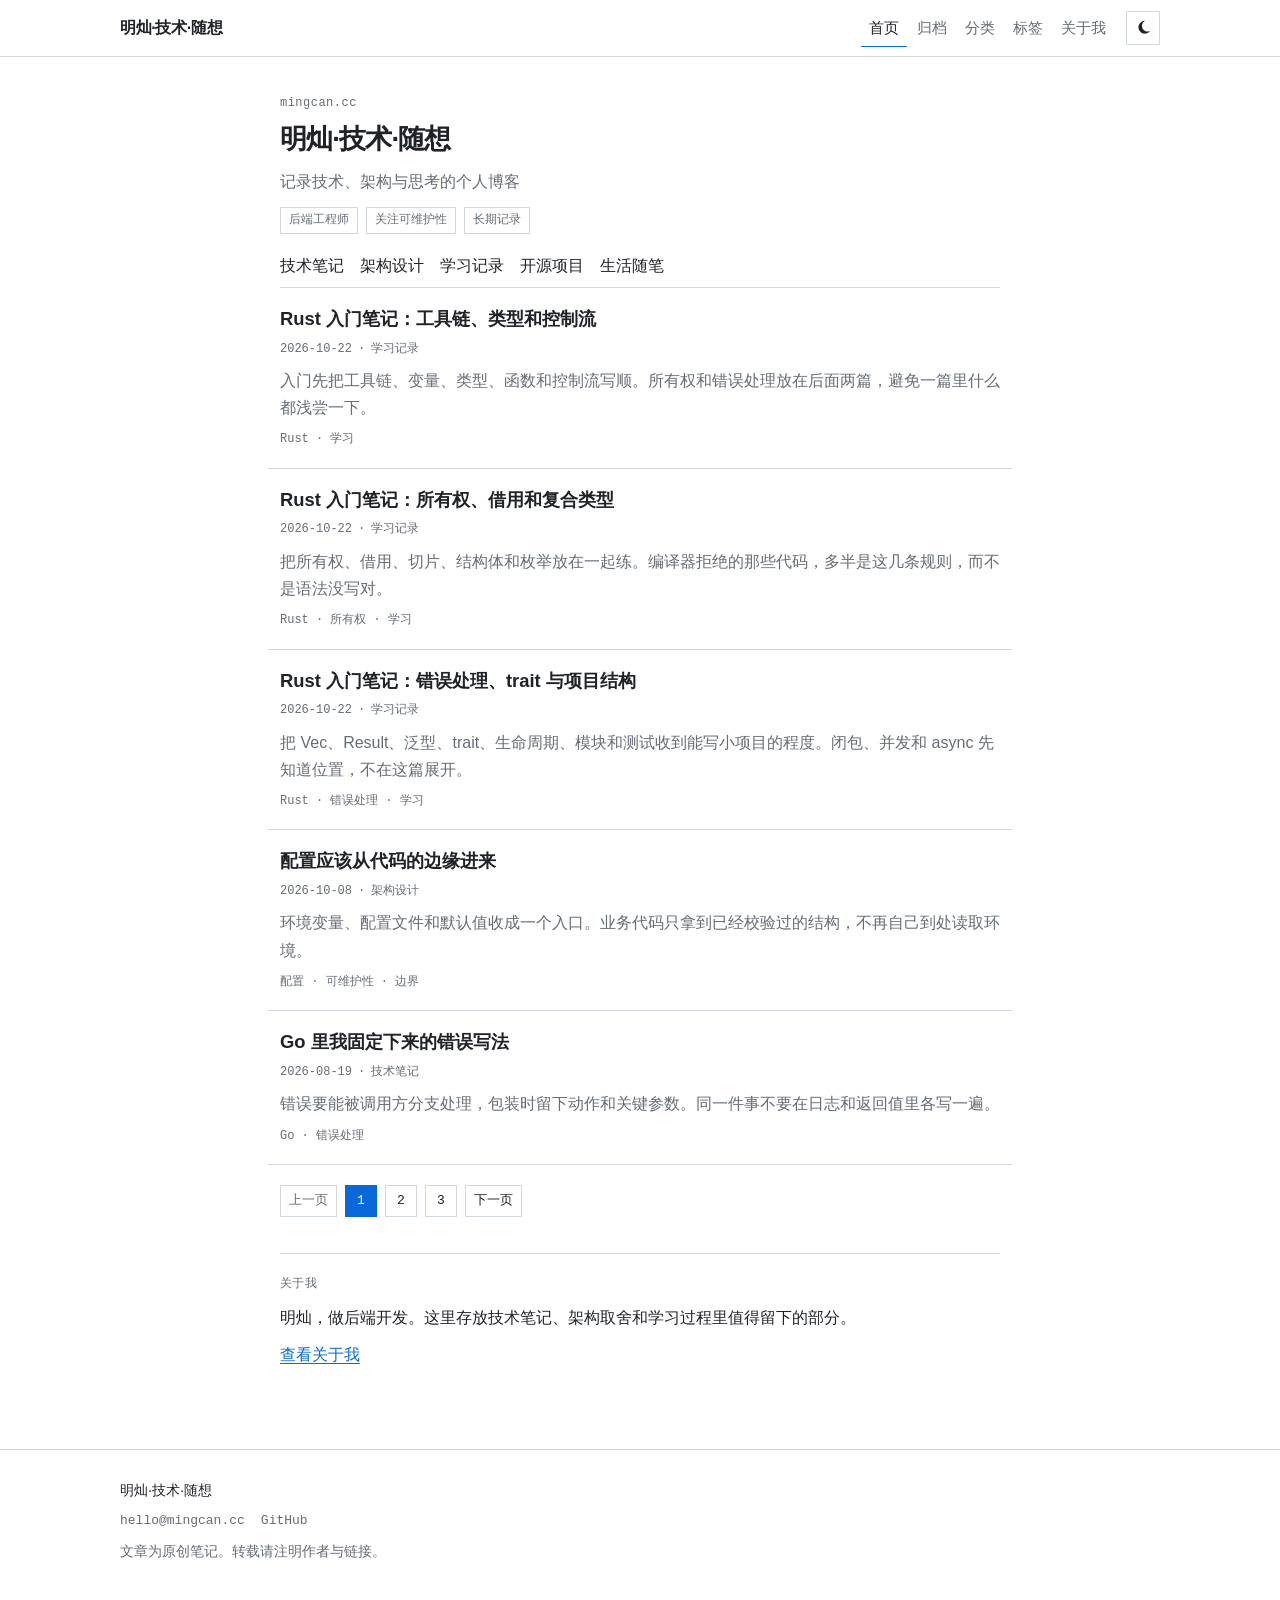
<file: index.html>
<!DOCTYPE html>
<html lang="zh-CN">
<head>
  <meta charset="utf-8">
  <meta name="viewport" content="width=device-width, initial-scale=1">
  <meta name="description" content="明灿的个人技术博客，记录技术笔记、架构思考与学习过程。">
  <meta name="theme-color" id="theme-color" content="#ffffff">
  <title>明灿·技术·随想</title>
  <link rel="icon" href="assets/favicon.svg" type="image/svg+xml">
  <script>
  (function () {
    var theme = "light";
    try {
      var stored = localStorage.getItem("theme");
      if (stored === "light" || stored === "dark") theme = stored;
      else if (window.matchMedia("(prefers-color-scheme: dark)").matches) theme = "dark";
    } catch (e) {}
    document.documentElement.setAttribute("data-theme", theme);
    var meta = document.getElementById("theme-color");
    if (meta) meta.setAttribute("content", theme === "dark" ? "#0D1117" : "#ffffff");
  })();
  </script>
  <link rel="stylesheet" href="css/style.css">
</head>
<body>
  <a class="skip" href="#main">跳到正文</a>
  <div class="header-shell">
    <header class="site-header">
      <a class="brand" href="index.html">明灿·技术·随想</a>
      <button type="button" class="theme-toggle" id="theme-toggle" aria-label="切换为深色主题">
        <svg class="icon-moon" viewBox="0 0 24 24" aria-hidden="true"><path fill="currentColor" d="M14.5 2.5a8.5 8.5 0 1 0 7 13.2A7.2 7.2 0 0 1 14.5 2.5z"/></svg>
        <svg class="icon-sun" viewBox="0 0 24 24" aria-hidden="true"><circle cx="12" cy="12" r="3.5" fill="none" stroke="currentColor" stroke-width="1.6"/><path fill="none" stroke="currentColor" stroke-width="1.6" stroke-linecap="round" d="M12 2.8v2M12 19.2v2M2.8 12h2M19.2 12h2M5.1 5.1l1.4 1.4M17.5 17.5l1.4 1.4M18.9 5.1l-1.4 1.4M6.5 17.5l-1.4 1.4"/></svg>
      </button>
      <input type="checkbox" id="nav-check" class="nav-check" aria-controls="site-nav">
      <label for="nav-check" class="nav-toggle" id="nav-toggle">菜单</label>
      <nav class="site-nav" id="site-nav" aria-label="主导航">
        <a href="index.html" aria-current="page">首页</a>
        <a href="archive.html">归档</a>
        <a href="categories.html">分类</a>
        <a href="tags.html">标签</a>
        <a href="about.html">关于我</a>
      </nav>
    </header>
  </div>
  <main id="main" class="wrap">
    <noscript><p class="noscript">需要启用 JavaScript 才能显示这页内容。</p></noscript>
  </main>
  <div class="footer-shell">
    <footer class="site-footer">
      <p class="footer-name"><a href="index.html">明灿·技术·随想</a></p>
      <p class="footer-links" id="footer-links"></p>
      <p class="footer-note">文章为原创笔记。转载请注明作者与链接。</p>
    </footer>
  </div>
  <script src="js/data.js"></script>
  <script src="js/render.js"></script>
  <script src="js/main.js"></script>
  <script src="js/home.js"></script>
</body>
</html>
</file>
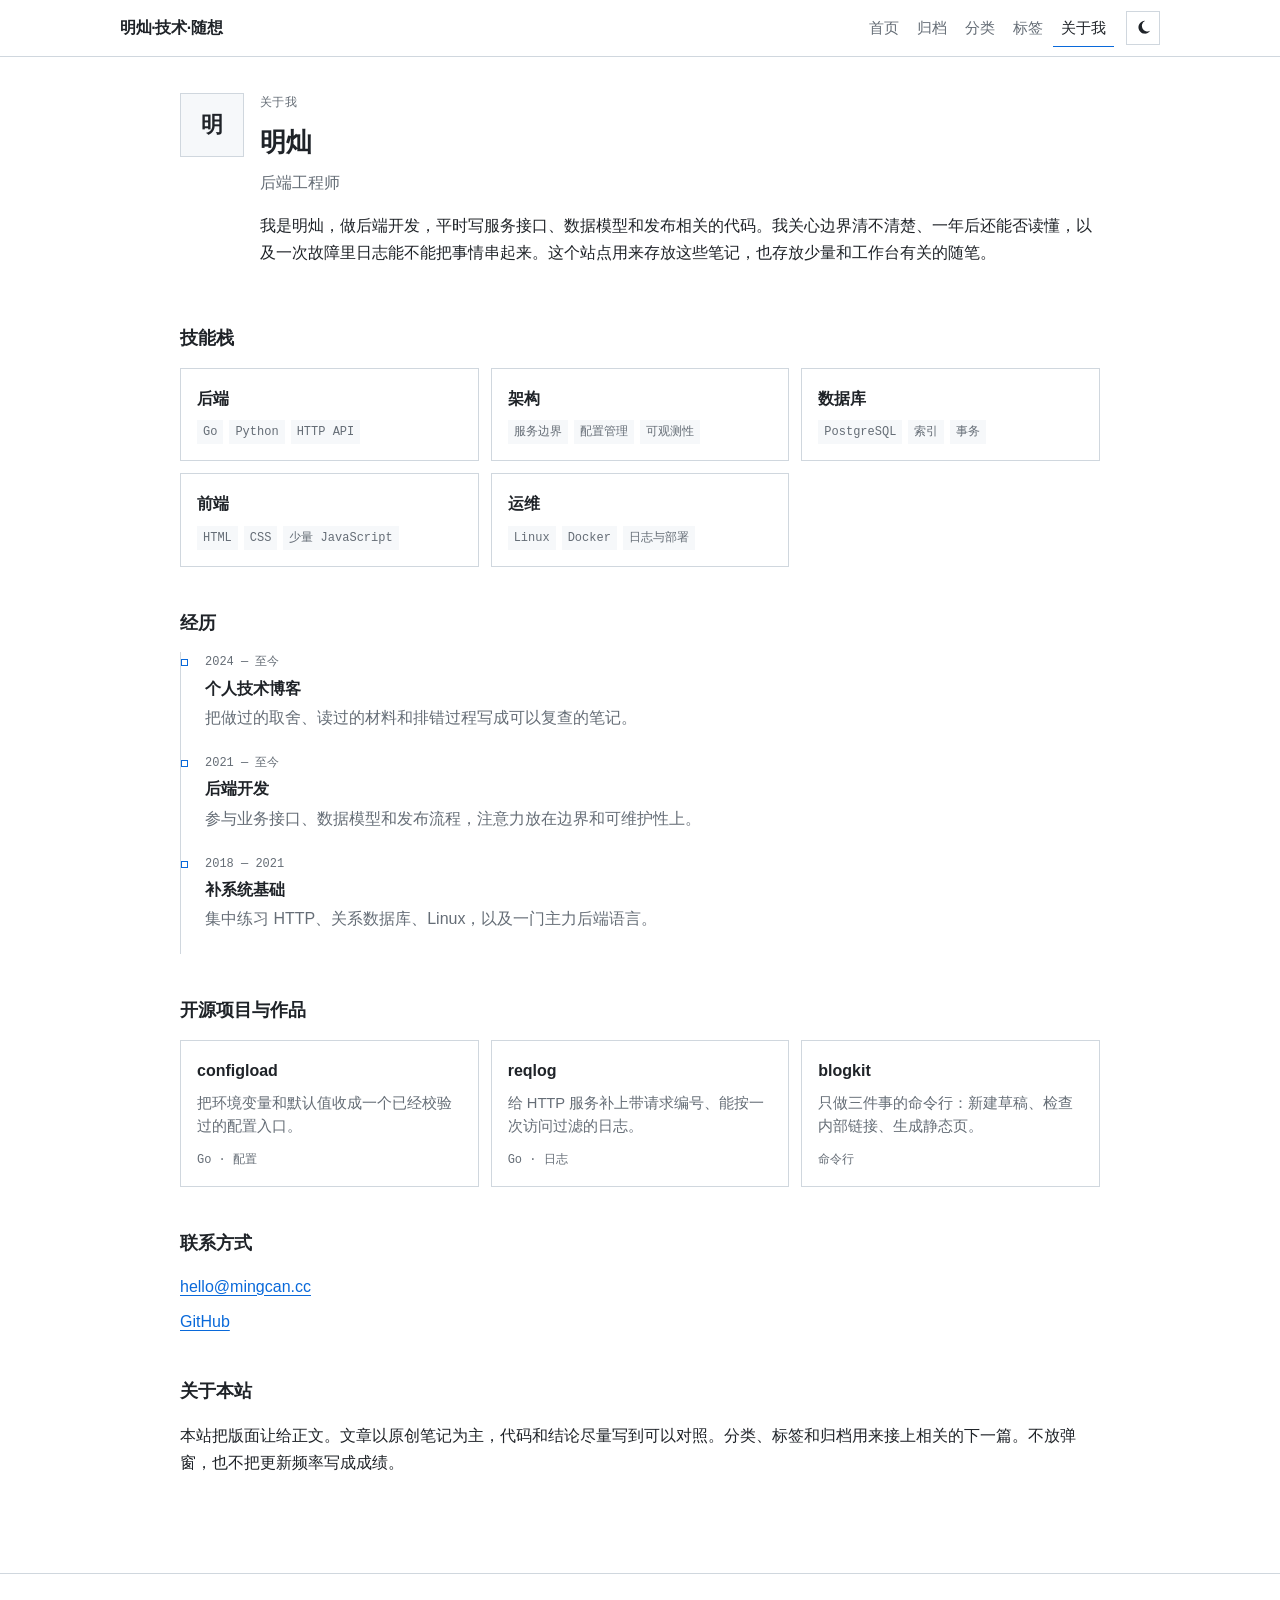
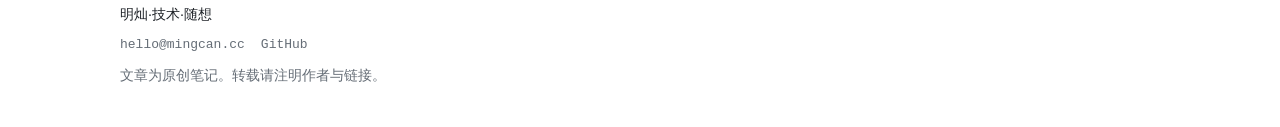
<file: about.html>
<!DOCTYPE html>
<html lang="zh-CN">
<head>
  <meta charset="utf-8">
  <meta name="viewport" content="width=device-width, initial-scale=1">
  <meta name="description" content="明灿的介绍、技能栈、经历、项目与联系方式。">
  <meta name="theme-color" id="theme-color" content="#ffffff">
  <title>关于我 — 明灿·技术·随想</title>
  <link rel="icon" href="assets/favicon.svg" type="image/svg+xml">
  <script>
  (function () {
    var theme = "light";
    try {
      var stored = localStorage.getItem("theme");
      if (stored === "light" || stored === "dark") theme = stored;
      else if (window.matchMedia("(prefers-color-scheme: dark)").matches) theme = "dark";
    } catch (e) {}
    document.documentElement.setAttribute("data-theme", theme);
    var meta = document.getElementById("theme-color");
    if (meta) meta.setAttribute("content", theme === "dark" ? "#0D1117" : "#ffffff");
  })();
  </script>
  <link rel="stylesheet" href="css/style.css">
</head>
<body>
  <a class="skip" href="#main">跳到正文</a>
  <div class="header-shell">
    <header class="site-header">
      <a class="brand" href="index.html">明灿·技术·随想</a>
      <button type="button" class="theme-toggle" id="theme-toggle" aria-label="切换为深色主题">
        <svg class="icon-moon" viewBox="0 0 24 24" aria-hidden="true"><path fill="currentColor" d="M14.5 2.5a8.5 8.5 0 1 0 7 13.2A7.2 7.2 0 0 1 14.5 2.5z"/></svg>
        <svg class="icon-sun" viewBox="0 0 24 24" aria-hidden="true"><circle cx="12" cy="12" r="3.5" fill="none" stroke="currentColor" stroke-width="1.6"/><path fill="none" stroke="currentColor" stroke-width="1.6" stroke-linecap="round" d="M12 2.8v2M12 19.2v2M2.8 12h2M19.2 12h2M5.1 5.1l1.4 1.4M17.5 17.5l1.4 1.4M18.9 5.1l-1.4 1.4M6.5 17.5l-1.4 1.4"/></svg>
      </button>
      <input type="checkbox" id="nav-check" class="nav-check" aria-controls="site-nav">
      <label for="nav-check" class="nav-toggle" id="nav-toggle">菜单</label>
      <nav class="site-nav" id="site-nav" aria-label="主导航">
        <a href="index.html">首页</a>
        <a href="archive.html">归档</a>
        <a href="categories.html">分类</a>
        <a href="tags.html">标签</a>
        <a href="about.html" aria-current="page">关于我</a>
      </nav>
    </header>
  </div>
  <main id="main" class="wrap-wide">
    <noscript><p class="noscript">需要启用 JavaScript 才能显示这页内容。</p></noscript>
  </main>
  <div class="footer-shell">
    <footer class="site-footer">
      <p class="footer-name"><a href="index.html">明灿·技术·随想</a></p>
      <p class="footer-links" id="footer-links"></p>
      <p class="footer-note">文章为原创笔记。转载请注明作者与链接。</p>
    </footer>
  </div>
  <script src="js/data.js"></script>
  <script src="js/render.js"></script>
  <script src="js/main.js"></script>
  <script src="js/about.js"></script>
</body>
</html>
</file>
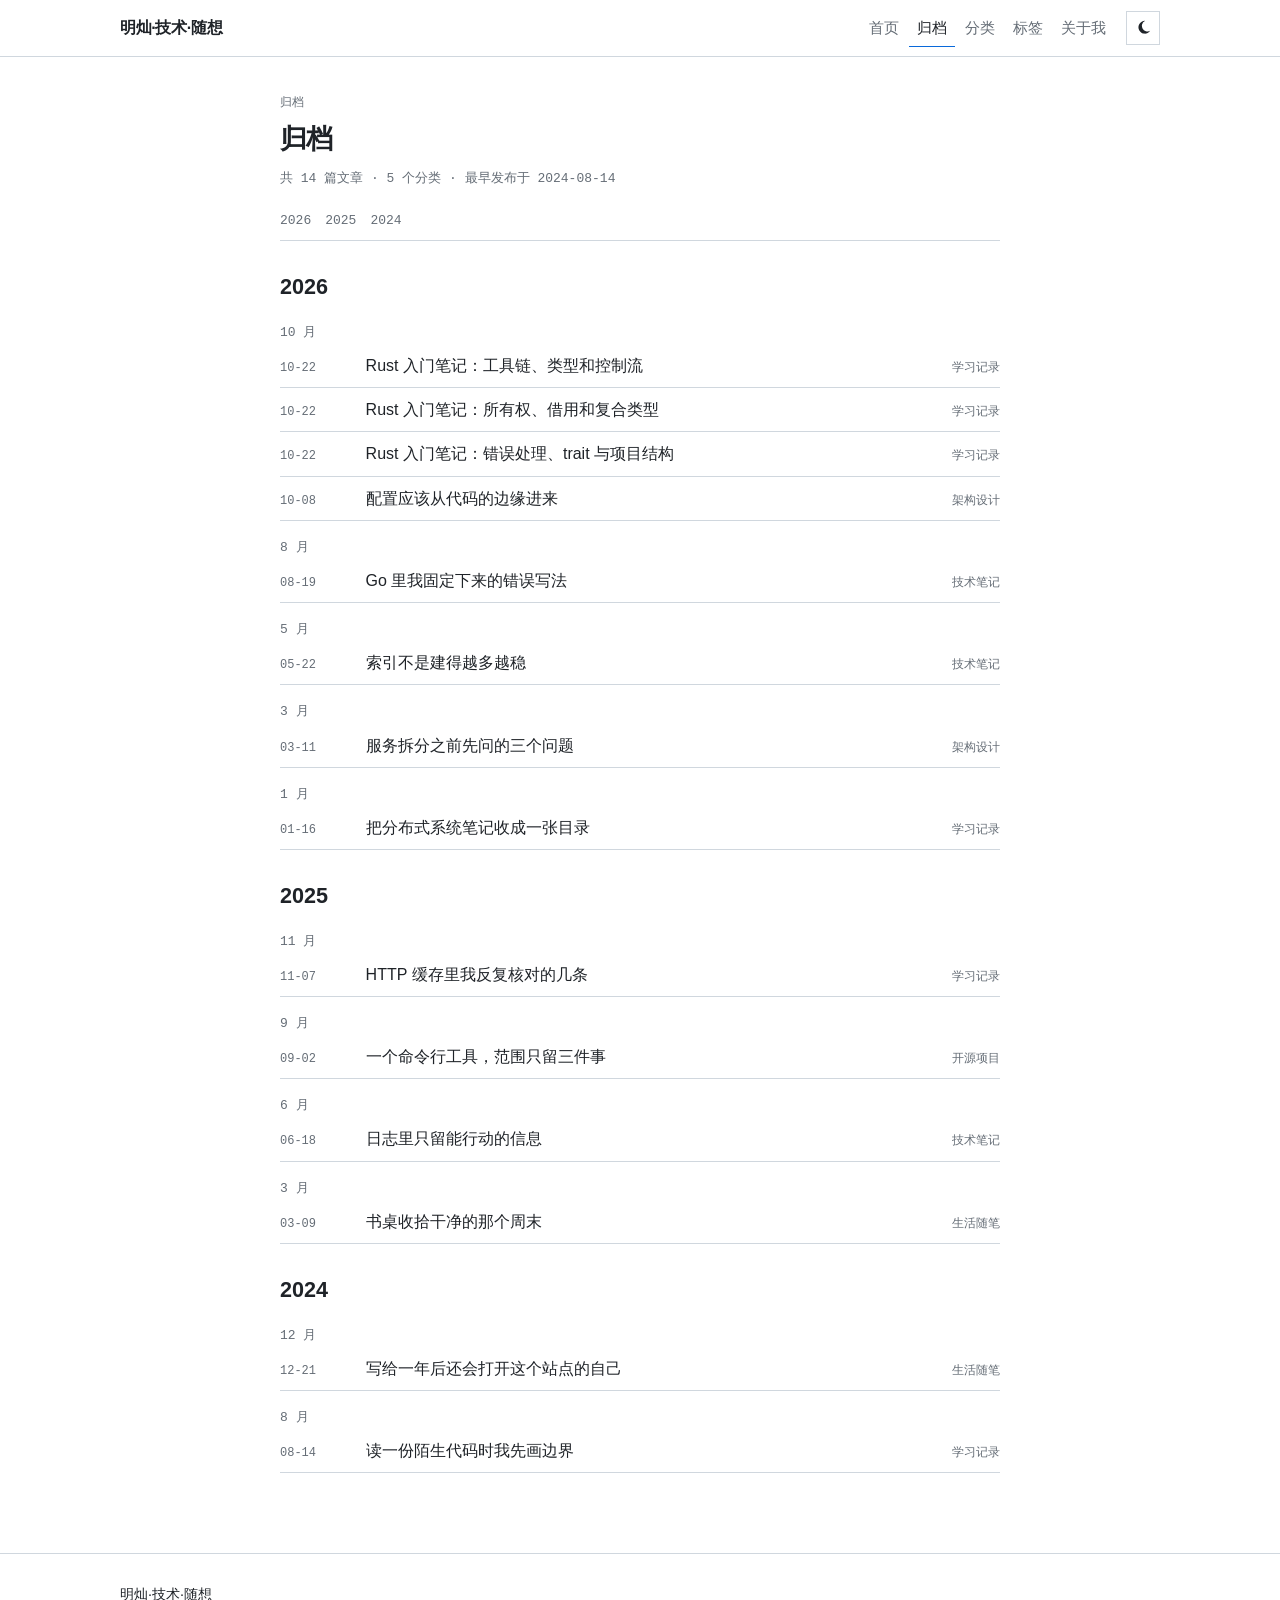
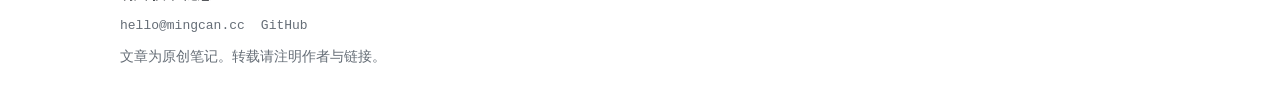
<file: archive.html>
<!DOCTYPE html>
<html lang="zh-CN">
<head>
  <meta charset="utf-8">
  <meta name="viewport" content="width=device-width, initial-scale=1">
  <meta name="description" content="按年份与月份回看全部文章。">
  <meta name="theme-color" id="theme-color" content="#ffffff">
  <title>归档 — 明灿·技术·随想</title>
  <link rel="icon" href="assets/favicon.svg" type="image/svg+xml">
  <script>
  (function () {
    var theme = "light";
    try {
      var stored = localStorage.getItem("theme");
      if (stored === "light" || stored === "dark") theme = stored;
      else if (window.matchMedia("(prefers-color-scheme: dark)").matches) theme = "dark";
    } catch (e) {}
    document.documentElement.setAttribute("data-theme", theme);
    var meta = document.getElementById("theme-color");
    if (meta) meta.setAttribute("content", theme === "dark" ? "#0D1117" : "#ffffff");
  })();
  </script>
  <link rel="stylesheet" href="css/style.css">
</head>
<body>
  <a class="skip" href="#main">跳到正文</a>
  <div class="header-shell">
    <header class="site-header">
      <a class="brand" href="index.html">明灿·技术·随想</a>
      <button type="button" class="theme-toggle" id="theme-toggle" aria-label="切换为深色主题">
        <svg class="icon-moon" viewBox="0 0 24 24" aria-hidden="true"><path fill="currentColor" d="M14.5 2.5a8.5 8.5 0 1 0 7 13.2A7.2 7.2 0 0 1 14.5 2.5z"/></svg>
        <svg class="icon-sun" viewBox="0 0 24 24" aria-hidden="true"><circle cx="12" cy="12" r="3.5" fill="none" stroke="currentColor" stroke-width="1.6"/><path fill="none" stroke="currentColor" stroke-width="1.6" stroke-linecap="round" d="M12 2.8v2M12 19.2v2M2.8 12h2M19.2 12h2M5.1 5.1l1.4 1.4M17.5 17.5l1.4 1.4M18.9 5.1l-1.4 1.4M6.5 17.5l-1.4 1.4"/></svg>
      </button>
      <input type="checkbox" id="nav-check" class="nav-check" aria-controls="site-nav">
      <label for="nav-check" class="nav-toggle" id="nav-toggle">菜单</label>
      <nav class="site-nav" id="site-nav" aria-label="主导航">
        <a href="index.html">首页</a>
        <a href="archive.html" aria-current="page">归档</a>
        <a href="categories.html">分类</a>
        <a href="tags.html">标签</a>
        <a href="about.html">关于我</a>
      </nav>
    </header>
  </div>
  <main id="main" class="wrap">
    <noscript><p class="noscript">需要启用 JavaScript 才能显示这页内容。</p></noscript>
  </main>
  <div class="footer-shell">
    <footer class="site-footer">
      <p class="footer-name"><a href="index.html">明灿·技术·随想</a></p>
      <p class="footer-links" id="footer-links"></p>
      <p class="footer-note">文章为原创笔记。转载请注明作者与链接。</p>
    </footer>
  </div>
  <script src="js/data.js"></script>
  <script src="js/render.js"></script>
  <script src="js/main.js"></script>
  <script src="js/archive.js"></script>
</body>
</html>
</file>
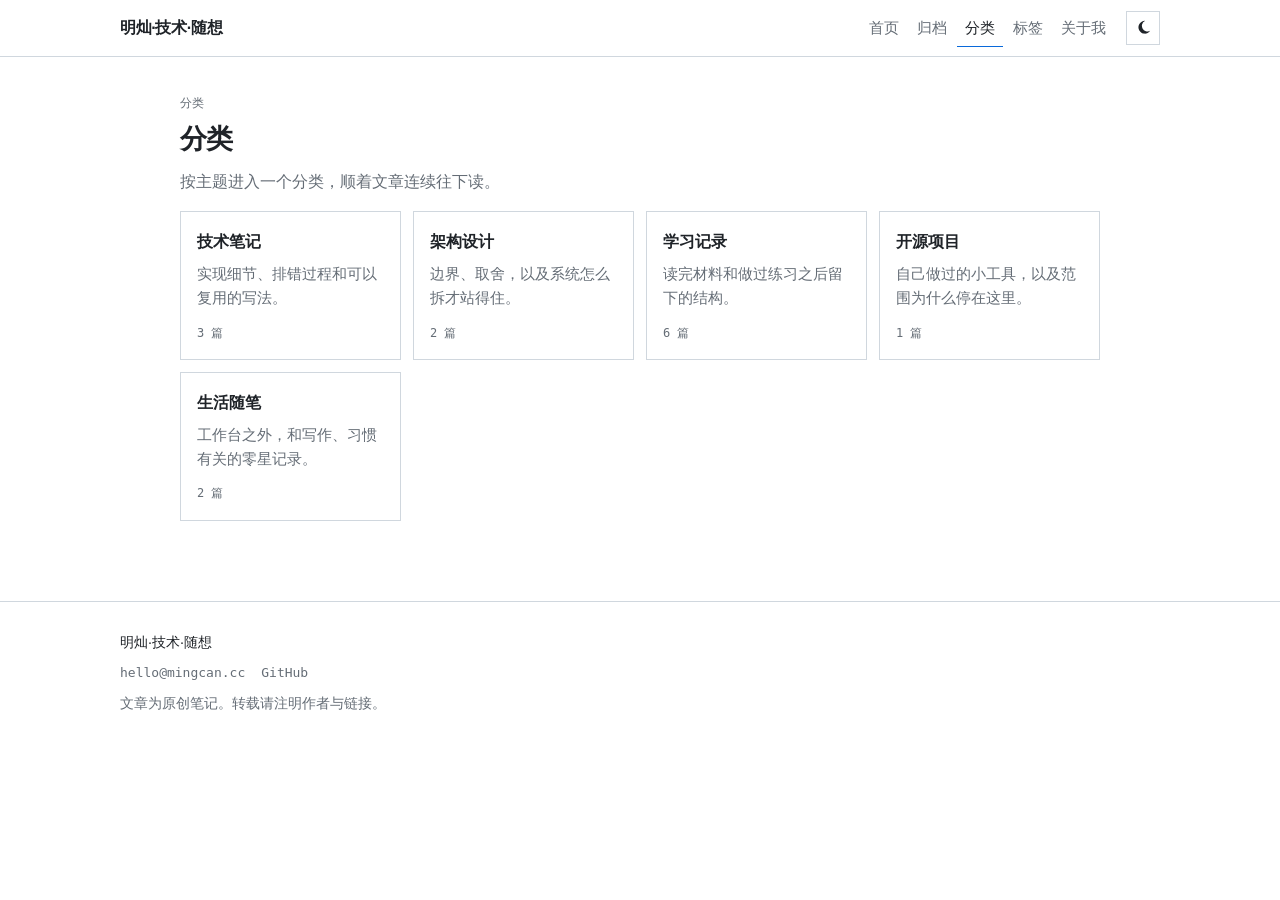
<file: categories.html>
<!DOCTYPE html>
<html lang="zh-CN">
<head>
  <meta charset="utf-8">
  <meta name="viewport" content="width=device-width, initial-scale=1">
  <meta name="description" content="按技术笔记、架构设计、学习记录、开源项目和生活随笔浏览文章。">
  <meta name="theme-color" id="theme-color" content="#ffffff">
  <title>分类 — 明灿·技术·随想</title>
  <link rel="icon" href="assets/favicon.svg" type="image/svg+xml">
  <script>
  (function () {
    var theme = "light";
    try {
      var stored = localStorage.getItem("theme");
      if (stored === "light" || stored === "dark") theme = stored;
      else if (window.matchMedia("(prefers-color-scheme: dark)").matches) theme = "dark";
    } catch (e) {}
    document.documentElement.setAttribute("data-theme", theme);
    var meta = document.getElementById("theme-color");
    if (meta) meta.setAttribute("content", theme === "dark" ? "#0D1117" : "#ffffff");
  })();
  </script>
  <link rel="stylesheet" href="css/style.css">
</head>
<body>
  <a class="skip" href="#main">跳到正文</a>
  <div class="header-shell">
    <header class="site-header">
      <a class="brand" href="index.html">明灿·技术·随想</a>
      <button type="button" class="theme-toggle" id="theme-toggle" aria-label="切换为深色主题">
        <svg class="icon-moon" viewBox="0 0 24 24" aria-hidden="true"><path fill="currentColor" d="M14.5 2.5a8.5 8.5 0 1 0 7 13.2A7.2 7.2 0 0 1 14.5 2.5z"/></svg>
        <svg class="icon-sun" viewBox="0 0 24 24" aria-hidden="true"><circle cx="12" cy="12" r="3.5" fill="none" stroke="currentColor" stroke-width="1.6"/><path fill="none" stroke="currentColor" stroke-width="1.6" stroke-linecap="round" d="M12 2.8v2M12 19.2v2M2.8 12h2M19.2 12h2M5.1 5.1l1.4 1.4M17.5 17.5l1.4 1.4M18.9 5.1l-1.4 1.4M6.5 17.5l-1.4 1.4"/></svg>
      </button>
      <input type="checkbox" id="nav-check" class="nav-check" aria-controls="site-nav">
      <label for="nav-check" class="nav-toggle" id="nav-toggle">菜单</label>
      <nav class="site-nav" id="site-nav" aria-label="主导航">
        <a href="index.html">首页</a>
        <a href="archive.html">归档</a>
        <a href="categories.html" aria-current="page">分类</a>
        <a href="tags.html">标签</a>
        <a href="about.html">关于我</a>
      </nav>
    </header>
  </div>
  <main id="main" class="wrap-wide">
    <noscript><p class="noscript">需要启用 JavaScript 才能显示这页内容。</p></noscript>
  </main>
  <div class="footer-shell">
    <footer class="site-footer">
      <p class="footer-name"><a href="index.html">明灿·技术·随想</a></p>
      <p class="footer-links" id="footer-links"></p>
      <p class="footer-note">文章为原创笔记。转载请注明作者与链接。</p>
    </footer>
  </div>
  <script src="js/data.js"></script>
  <script src="js/render.js"></script>
  <script src="js/main.js"></script>
  <script src="js/categories.js"></script>
</body>
</html>
</file>
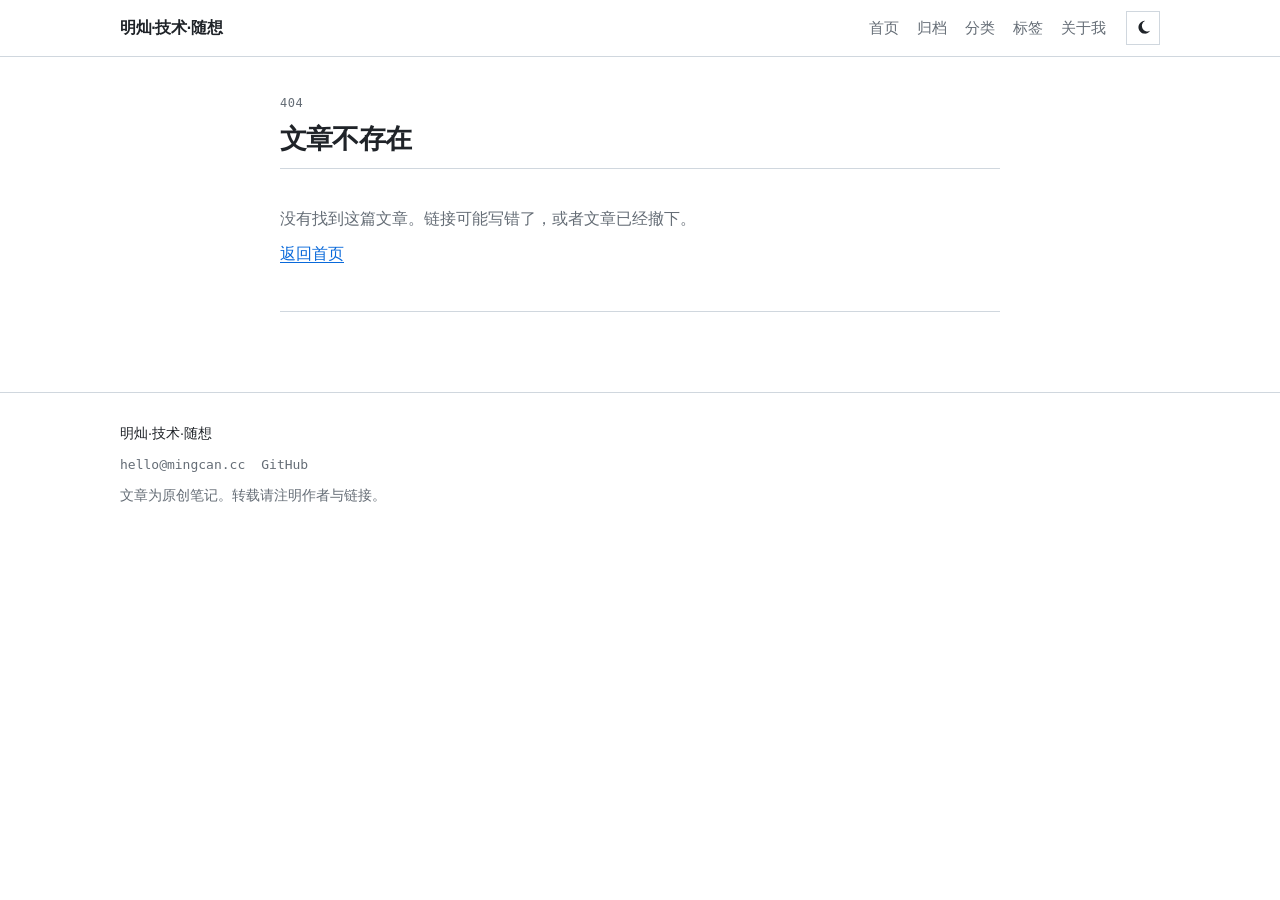
<file: post.html>
<!DOCTYPE html>
<html lang="zh-CN">
<head>
  <meta charset="utf-8">
  <meta name="viewport" content="width=device-width, initial-scale=1">
  <meta name="description" content="明灿的技术文章。">
  <meta name="theme-color" id="theme-color" content="#ffffff">
  <title>文章 — 明灿·技术·随想</title>
  <link rel="icon" href="assets/favicon.svg" type="image/svg+xml">
  <script>
  (function () {
    var theme = "light";
    try {
      var stored = localStorage.getItem("theme");
      if (stored === "light" || stored === "dark") theme = stored;
      else if (window.matchMedia("(prefers-color-scheme: dark)").matches) theme = "dark";
    } catch (e) {}
    document.documentElement.setAttribute("data-theme", theme);
    var meta = document.getElementById("theme-color");
    if (meta) meta.setAttribute("content", theme === "dark" ? "#0D1117" : "#ffffff");
  })();
  </script>
  <link rel="stylesheet" href="css/style.css">
</head>
<body>
  <a class="skip" href="#main">跳到正文</a>
  <div class="header-shell">
    <header class="site-header">
      <a class="brand" href="index.html">明灿·技术·随想</a>
      <button type="button" class="theme-toggle" id="theme-toggle" aria-label="切换为深色主题">
        <svg class="icon-moon" viewBox="0 0 24 24" aria-hidden="true"><path fill="currentColor" d="M14.5 2.5a8.5 8.5 0 1 0 7 13.2A7.2 7.2 0 0 1 14.5 2.5z"/></svg>
        <svg class="icon-sun" viewBox="0 0 24 24" aria-hidden="true"><circle cx="12" cy="12" r="3.5" fill="none" stroke="currentColor" stroke-width="1.6"/><path fill="none" stroke="currentColor" stroke-width="1.6" stroke-linecap="round" d="M12 2.8v2M12 19.2v2M2.8 12h2M19.2 12h2M5.1 5.1l1.4 1.4M17.5 17.5l1.4 1.4M18.9 5.1l-1.4 1.4M6.5 17.5l-1.4 1.4"/></svg>
      </button>
      <input type="checkbox" id="nav-check" class="nav-check" aria-controls="site-nav">
      <label for="nav-check" class="nav-toggle" id="nav-toggle">菜单</label>
      <nav class="site-nav" id="site-nav" aria-label="主导航">
        <a href="index.html">首页</a>
        <a href="archive.html">归档</a>
        <a href="categories.html">分类</a>
        <a href="tags.html">标签</a>
        <a href="about.html">关于我</a>
      </nav>
    </header>
  </div>
  <main id="main">
    <noscript><p class="noscript">需要启用 JavaScript 才能显示这页内容。</p></noscript>
  </main>
  <div class="footer-shell">
    <footer class="site-footer">
      <p class="footer-name"><a href="index.html">明灿·技术·随想</a></p>
      <p class="footer-links" id="footer-links"></p>
      <p class="footer-note">文章为原创笔记。转载请注明作者与链接。</p>
    </footer>
  </div>
  <script src="js/data.js"></script>
  <script src="js/render.js"></script>
  <script src="js/main.js"></script>
  <script src="js/post.js"></script>
</body>
</html>
</file>
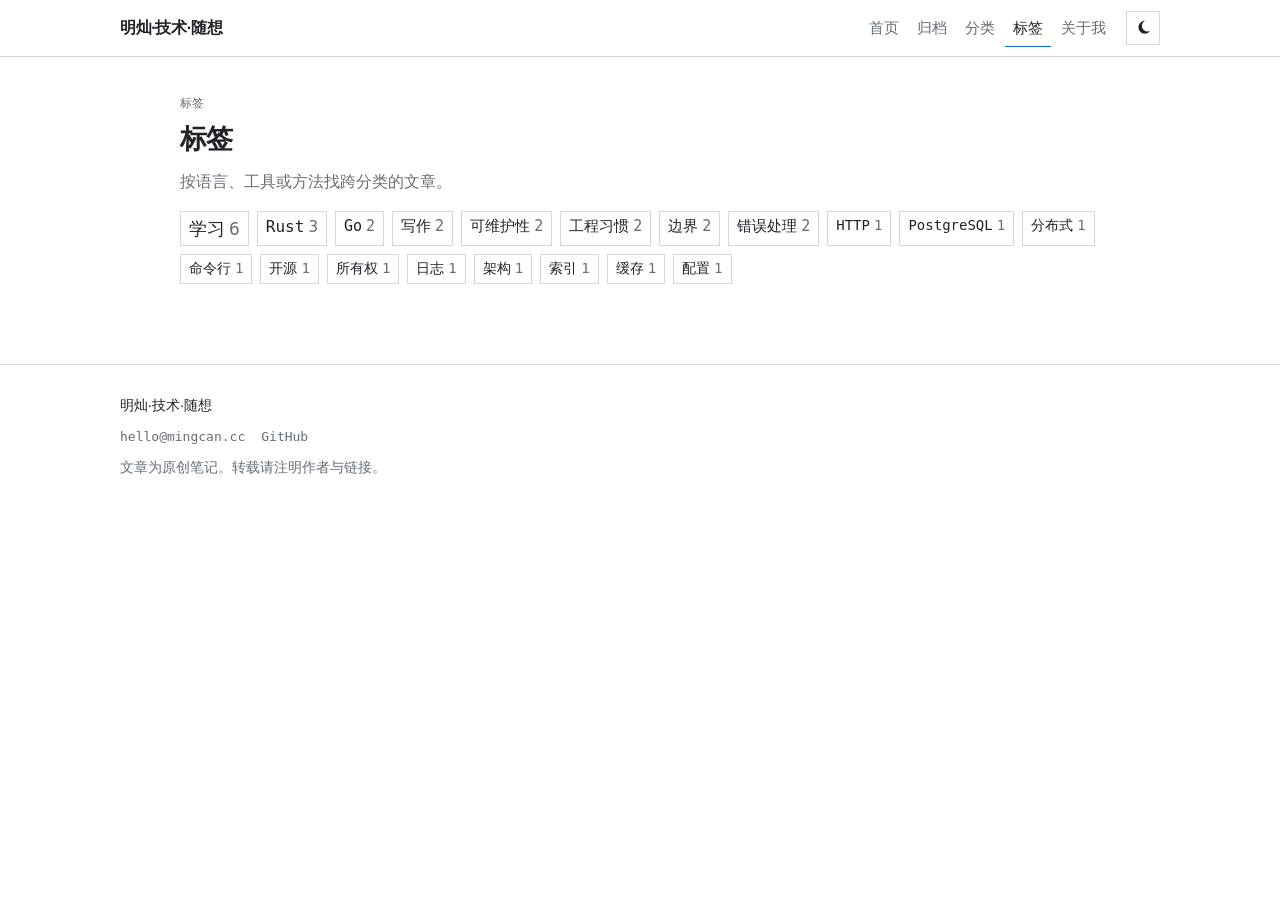
<file: tags.html>
<!DOCTYPE html>
<html lang="zh-CN">
<head>
  <meta charset="utf-8">
  <meta name="viewport" content="width=device-width, initial-scale=1">
  <meta name="description" content="按语言、工具和方法查找文章。">
  <meta name="theme-color" id="theme-color" content="#ffffff">
  <title>标签 — 明灿·技术·随想</title>
  <link rel="icon" href="assets/favicon.svg" type="image/svg+xml">
  <script>
  (function () {
    var theme = "light";
    try {
      var stored = localStorage.getItem("theme");
      if (stored === "light" || stored === "dark") theme = stored;
      else if (window.matchMedia("(prefers-color-scheme: dark)").matches) theme = "dark";
    } catch (e) {}
    document.documentElement.setAttribute("data-theme", theme);
    var meta = document.getElementById("theme-color");
    if (meta) meta.setAttribute("content", theme === "dark" ? "#0D1117" : "#ffffff");
  })();
  </script>
  <link rel="stylesheet" href="css/style.css">
</head>
<body>
  <a class="skip" href="#main">跳到正文</a>
  <div class="header-shell">
    <header class="site-header">
      <a class="brand" href="index.html">明灿·技术·随想</a>
      <button type="button" class="theme-toggle" id="theme-toggle" aria-label="切换为深色主题">
        <svg class="icon-moon" viewBox="0 0 24 24" aria-hidden="true"><path fill="currentColor" d="M14.5 2.5a8.5 8.5 0 1 0 7 13.2A7.2 7.2 0 0 1 14.5 2.5z"/></svg>
        <svg class="icon-sun" viewBox="0 0 24 24" aria-hidden="true"><circle cx="12" cy="12" r="3.5" fill="none" stroke="currentColor" stroke-width="1.6"/><path fill="none" stroke="currentColor" stroke-width="1.6" stroke-linecap="round" d="M12 2.8v2M12 19.2v2M2.8 12h2M19.2 12h2M5.1 5.1l1.4 1.4M17.5 17.5l1.4 1.4M18.9 5.1l-1.4 1.4M6.5 17.5l-1.4 1.4"/></svg>
      </button>
      <input type="checkbox" id="nav-check" class="nav-check" aria-controls="site-nav">
      <label for="nav-check" class="nav-toggle" id="nav-toggle">菜单</label>
      <nav class="site-nav" id="site-nav" aria-label="主导航">
        <a href="index.html">首页</a>
        <a href="archive.html">归档</a>
        <a href="categories.html">分类</a>
        <a href="tags.html" aria-current="page">标签</a>
        <a href="about.html">关于我</a>
      </nav>
    </header>
  </div>
  <main id="main" class="wrap-wide">
    <noscript><p class="noscript">需要启用 JavaScript 才能显示这页内容。</p></noscript>
  </main>
  <div class="footer-shell">
    <footer class="site-footer">
      <p class="footer-name"><a href="index.html">明灿·技术·随想</a></p>
      <p class="footer-links" id="footer-links"></p>
      <p class="footer-note">文章为原创笔记。转载请注明作者与链接。</p>
    </footer>
  </div>
  <script src="js/data.js"></script>
  <script src="js/render.js"></script>
  <script src="js/main.js"></script>
  <script src="js/tags.js"></script>
</body>
</html>
</file>
<file: css/style.css>
:root {
  color-scheme: light;
  --bg: #ffffff;
  --bg-subtle: #f6f8fa;
  --text: #1f2328;
  --text-muted: #656d76;
  --border: #d0d7de;
  --accent: #0969da;
  --code-bg: #f6f8fa;
  --tok-kw: #cf222e;
  --tok-str: #0a3069;
  --tok-cmt: #6e7781;
  --tok-num: #0550ae;
  --tok-fn: #8250df;
  --font: "PingFang SC", "Hiragino Sans GB", "Noto Sans SC", "Microsoft YaHei", sans-serif;
  --mono: "SF Mono", "JetBrains Mono", "Cascadia Code", "Source Code Pro", ui-monospace, monospace;
  --header-h: 56px;
  --ease: 80ms linear;
}

[data-theme="dark"] {
  color-scheme: dark;
  --bg: #0d1117;
  --bg-subtle: #161b22;
  --text: #e6edf3;
  --text-muted: #9198a1;
  --border: #30363d;
  --accent: #4493f8;
  --code-bg: #161b22;
  --tok-kw: #ff7b72;
  --tok-str: #a5d6ff;
  --tok-cmt: #8b949e;
  --tok-num: #79c0ff;
  --tok-fn: #d2a8ff;
}

*,
*::before,
*::after {
  box-sizing: border-box;
}

html {
  scroll-behavior: smooth;
}

@media (prefers-reduced-motion: reduce) {
  html {
    scroll-behavior: auto;
  }
}

body {
  margin: 0;
  background: var(--bg);
  color: var(--text);
  font-family: var(--font);
  font-size: 16px;
  line-height: 1.7;
  -webkit-font-smoothing: antialiased;
}

::selection {
  background: color-mix(in srgb, var(--accent) 22%, transparent);
}

:focus-visible {
  outline: 2px solid var(--accent);
  outline-offset: 2px;
}

img {
  max-width: 100%;
  height: auto;
}

button,
input,
textarea {
  font: inherit;
}

a {
  color: var(--accent);
  text-underline-offset: 3px;
}

h1,
h2,
h3,
p {
  overflow-wrap: break-word;
}

.skip {
  position: absolute;
  left: 12px;
  top: -40px;
  z-index: 80;
  background: var(--accent);
  color: #fff;
  padding: 6px 10px;
  text-decoration: none;
}

.skip:focus {
  top: 8px;
}

.header-shell {
  position: sticky;
  top: 0;
  z-index: 30;
  background: var(--bg);
  border-bottom: 1px solid var(--border);
}

.site-header {
  position: relative;
  max-width: 1080px;
  margin: 0 auto;
  min-height: var(--header-h);
  padding: 0 20px;
  display: flex;
  align-items: center;
  flex-wrap: wrap;
  gap: 8px 12px;
}

.brand {
  order: 1;
  margin-right: auto;
  color: var(--text);
  font-weight: 600;
  letter-spacing: -0.02em;
  text-decoration: none;
}

.brand:hover {
  color: var(--accent);
}

.theme-toggle {
  order: 3;
  width: 34px;
  height: 34px;
  display: inline-flex;
  align-items: center;
  justify-content: center;
  border: 1px solid var(--border);
  background: transparent;
  color: var(--text);
  cursor: pointer;
  padding: 0;
  transition: background-color var(--ease), border-color var(--ease), color var(--ease);
}

.theme-toggle:hover {
  background: var(--bg-subtle);
}

.theme-toggle svg {
  width: 18px;
  height: 18px;
  display: block;
}

.theme-toggle .icon-sun {
  display: none;
}

[data-theme="dark"] .theme-toggle .icon-moon {
  display: none;
}

[data-theme="dark"] .theme-toggle .icon-sun {
  display: block;
}

.nav-check {
  position: absolute;
  width: 1px;
  height: 1px;
  margin: -1px;
  padding: 0;
  overflow: hidden;
  clip: rect(0 0 0 0);
  border: 0;
}

.nav-toggle {
  display: none;
  order: 4;
  height: 34px;
  padding: 0 10px;
  align-items: center;
  border: 1px solid var(--border);
  background: transparent;
  color: var(--text);
  cursor: pointer;
  font-size: 14px;
}

.nav-check:focus-visible + .nav-toggle {
  outline: 2px solid var(--accent);
  outline-offset: 2px;
}

.site-nav {
  order: 2;
  display: flex;
  align-items: center;
  gap: 2px;
}

.site-nav a {
  color: var(--text-muted);
  text-decoration: none;
  padding: 6px 8px;
  font-size: 0.95rem;
  transition: color var(--ease), background-color var(--ease);
}

.site-nav a:hover {
  color: var(--text);
}

.site-nav a[aria-current="page"] {
  color: var(--text);
  box-shadow: inset 0 -1px 0 var(--accent);
}

main {
  padding: 36px 0 80px;
}

.wrap {
  width: min(760px, 100%);
  margin-inline: auto;
  padding-inline: 20px;
}

.wrap-wide {
  width: min(960px, 100%);
  margin-inline: auto;
  padding-inline: 20px;
}

.kicker,
.stats,
.post-meta,
.archive-item time,
.archive-cat,
.toc-title,
.month-label,
.year-nav a,
.skill-group li,
.post-tags a,
.tag-cloud a,
.pager,
.identity-tags li,
.copy-btn,
.codeblock-bar,
.avatar,
.footer-links,
.time {
  font-family: var(--mono);
}

.kicker {
  margin: 0 0 8px;
  color: var(--text-muted);
  font-size: 12px;
  letter-spacing: 0.04em;
}

.identity h1,
.page-title,
.post-header h1 {
  margin: 0 0 10px;
  font-size: 1.7rem;
  line-height: 1.35;
  letter-spacing: -0.03em;
  font-weight: 600;
}

.lede,
.muted {
  color: var(--text-muted);
}

.lede {
  margin: 0 0 12px;
}

.identity-tags {
  display: flex;
  flex-wrap: wrap;
  gap: 8px;
  list-style: none;
  padding: 0;
  margin: 0 0 18px;
}

.identity-tags li {
  font-size: 12px;
  color: var(--text-muted);
  border: 1px solid var(--border);
  padding: 2px 8px;
}

.cat-chips {
  display: flex;
  flex-wrap: wrap;
  gap: 8px 16px;
  margin: 0 0 8px;
}

.cat-chips a {
  color: var(--text);
  text-decoration: none;
}

.cat-chips a:hover,
.cat-chips a.is-active {
  text-decoration: underline;
  text-underline-offset: 3px;
}

.cat-chips a.is-active {
  color: var(--accent);
}

.post-list {
  border-top: 1px solid var(--border);
}

.post-link {
  display: block;
  margin: 0 -12px;
  padding: 18px 12px;
  color: inherit;
  text-decoration: none;
  border-bottom: 1px solid var(--border);
  transition: background-color var(--ease);
}

.post-link:hover {
  background: var(--bg-subtle);
}

.post-link h2 {
  margin: 0 0 6px;
  font-size: 1.15rem;
  line-height: 1.45;
  font-weight: 600;
  transition: color var(--ease);
}

.post-link:hover h2 {
  color: var(--accent);
}

.post-meta {
  margin: 0;
  color: var(--text-muted);
  font-size: 12px;
  font-variant-numeric: tabular-nums;
}

.post-meta .sep {
  margin: 0 6px;
}

.excerpt {
  margin: 8px 0;
  color: var(--text-muted);
  line-height: 1.7;
}

.post-link .mini-tags {
  margin: 8px 0 0;
  color: var(--text-muted);
  font-family: var(--mono);
  font-size: 12px;
}

.post-link .mini-tags span + span::before {
  content: " · ";
}

.pager {
  display: flex;
  align-items: center;
  gap: 8px;
  margin-top: 20px;
  font-size: 13px;
}

.page-nums {
  display: flex;
  gap: 8px;
}

.page-num,
.page-nav,
.page-gap {
  display: inline-flex;
  align-items: center;
  justify-content: center;
  min-width: 32px;
  height: 32px;
  padding: 0 8px;
  border: 1px solid var(--border);
  text-decoration: none;
  color: var(--text);
  background: transparent;
}

a.page-num:hover,
a.page-nav:hover {
  background: var(--bg-subtle);
}

.page-num.is-current {
  color: var(--bg);
  background: var(--accent);
  border-color: var(--accent);
}

.page-gap,
.is-disabled {
  color: var(--text-muted);
}

.author-teaser {
  margin-top: 36px;
  padding-top: 20px;
  border-top: 1px solid var(--border);
}

.author-teaser p {
  margin: 0 0 10px;
}

.empty {
  padding: 36px 0;
  color: var(--text-muted);
  border-top: 1px solid var(--border);
  border-bottom: 1px solid var(--border);
}

.empty p {
  margin: 0 0 8px;
}

.post-layout {
  width: min(1080px, 100%);
  margin: 0 auto;
  padding: 0 20px;
  display: grid;
  grid-template-columns: minmax(0, 760px) 220px;
  gap: 48px;
  justify-content: center;
  align-items: start;
}

.post-layout > article {
  min-width: 0;
}

.post-header h1 {
  font-size: 1.85rem;
}

.post-meta a {
  color: var(--text-muted);
  text-decoration: none;
}

.post-meta a:hover {
  color: var(--accent);
}

.post-tags {
  display: flex;
  flex-wrap: wrap;
  gap: 8px;
  margin-top: 12px;
}

.post-tags a,
.tag-cloud a {
  text-decoration: none;
  border: 1px solid var(--border);
  color: var(--text-muted);
  transition: color var(--ease), border-color var(--ease), background-color var(--ease);
}

.post-tags a {
  font-size: 12px;
  padding: 2px 8px;
}

.post-tags a:hover,
.tag-cloud a:hover {
  color: var(--text);
  border-color: var(--text-muted);
  background: var(--bg-subtle);
}

.tag-cloud a.is-active,
.post-tags a.is-active {
  color: var(--accent);
  border-color: var(--accent);
  background: var(--bg-subtle);
}

.toc-mobile {
  display: none;
}

.toc {
  position: sticky;
  top: 80px;
}

.toc-title,
.toc-mobile summary {
  font-size: 12px;
  color: var(--text-muted);
}

.toc-title {
  margin: 0 0 8px;
}

.toc a {
  display: block;
  color: var(--text-muted);
  text-decoration: none;
  padding: 4px 0 4px 10px;
  border-left: 1px solid var(--border);
  line-height: 1.45;
  font-size: 0.88rem;
  transition: color var(--ease), border-color var(--ease);
}

.toc a.level-3 {
  padding-left: 22px;
}

.toc a:hover {
  color: var(--text);
}

.toc a.is-active {
  color: var(--accent);
  border-left-color: var(--accent);
}

.article {
  font-size: 1.0625rem;
  line-height: 1.85;
  margin-top: 28px;
}

.article h2,
.article h3,
.year-block,
.month-label {
  scroll-margin-top: 76px;
}

.article h2 {
  font-size: 1.28rem;
  line-height: 1.4;
  margin: 2.2rem 0 0.75rem;
}

.article h3 {
  font-size: 1.06rem;
  margin: 1.6rem 0 0.5rem;
}

.article p {
  margin: 0 0 1rem;
}

.article ul,
.article ol {
  margin: 0 0 1rem;
  padding-left: 1.3rem;
}

.article li {
  margin: 0.35rem 0;
}

.article li::marker {
  color: var(--text-muted);
}

.article blockquote {
  margin: 1.2rem 0;
  padding: 0.1rem 0 0.1rem 1rem;
  border-left: 3px solid var(--accent);
  color: var(--text-muted);
}

.article blockquote p:last-child {
  margin-bottom: 0;
}

.article p code,
.article li code,
.article td code {
  font-family: var(--mono);
  font-size: 0.86em;
  background: var(--bg-subtle);
  border: 1px solid var(--border);
  padding: 0.05em 0.35em;
}

.table-wrap {
  overflow-x: auto;
  margin: 1.2rem 0 1.4rem;
}

.article table {
  border-collapse: collapse;
  width: 100%;
  font-size: 0.95rem;
  line-height: 1.6;
}

.article th,
.article td {
  border: 1px solid var(--border);
  padding: 8px 10px;
  text-align: left;
  vertical-align: top;
}

.article th {
  background: var(--bg-subtle);
  font-weight: 600;
}

.figure {
  margin: 1.4rem 0;
  padding: 12px;
  background: var(--bg-subtle);
  border: 1px solid var(--border);
}

.figure svg,
.figure img {
  display: block;
  width: 100%;
  height: auto;
  color: var(--text);
}

.figure [data-zoom],
.article [data-zoom] {
  cursor: zoom-in;
}

.figure figcaption {
  margin-top: 8px;
  font-family: var(--mono);
  font-size: 12px;
  color: var(--text-muted);
  line-height: 1.5;
}

.codeblock {
  margin: 1.25rem 0 1.5rem;
  border: 1px solid var(--border);
  background: var(--code-bg);
}

.codeblock-bar {
  display: flex;
  justify-content: space-between;
  align-items: center;
  gap: 12px;
  padding: 6px 10px;
  border-bottom: 1px solid var(--border);
  font-size: 12px;
  color: var(--text-muted);
}

.copy-btn {
  font-size: 12px;
  color: var(--text-muted);
  background: transparent;
  border: 1px solid var(--border);
  padding: 2px 8px;
  cursor: pointer;
  transition: color var(--ease), border-color var(--ease), background-color var(--ease);
}

.copy-btn:hover {
  color: var(--text);
  border-color: var(--text-muted);
}

.copy-btn.is-done {
  color: var(--accent);
  border-color: var(--accent);
}

.codeblock pre {
  margin: 0;
  padding: 14px 16px;
  overflow-x: auto;
  font-family: var(--mono);
  font-size: 13.5px;
  line-height: 1.65;
  tab-size: 2;
}

.codeblock pre code {
  font-family: inherit;
  font-size: inherit;
  display: block;
  white-space: pre;
}

.tok-kw { color: var(--tok-kw); }
.tok-str { color: var(--tok-str); }
.tok-cmt { color: var(--tok-cmt); }
.tok-num { color: var(--tok-num); }
.tok-fn { color: var(--tok-fn); }

.copyright {
  margin-top: 28px;
  padding-top: 12px;
  border-top: 1px solid var(--border);
  color: var(--text-muted);
  font-size: 0.88rem;
}

.end-tags {
  margin-top: 28px;
}

.end-label {
  margin: 0 0 8px;
  color: var(--text-muted);
  font-size: 0.9rem;
}

.post-pager {
  display: grid;
  grid-template-columns: 1fr 1fr;
  gap: 12px;
  margin-top: 16px;
}

.post-pager a {
  display: block;
  padding: 12px;
  border: 1px solid var(--border);
  color: inherit;
  text-decoration: none;
  transition: background-color var(--ease);
}

.post-pager a:hover {
  background: var(--bg-subtle);
}

.post-pager a:hover .ttl {
  color: var(--accent);
}

.post-pager .dir {
  display: block;
  margin-bottom: 4px;
  font-family: var(--mono);
  font-size: 12px;
  color: var(--text-muted);
}

.post-pager .ttl {
  display: block;
  line-height: 1.45;
  transition: color var(--ease);
}

.post-pager .next {
  grid-column: 2;
  text-align: right;
}

.post-pager .prev {
  grid-column: 1;
}

.back-link {
  display: inline-block;
  margin-top: 16px;
}

.stats {
  margin: 0 0 12px;
  color: var(--text-muted);
  font-size: 13px;
}

.year-nav {
  display: flex;
  gap: 14px;
  position: sticky;
  top: var(--header-h);
  z-index: 15;
  background: var(--bg);
  padding: 8px 0;
  margin-bottom: 8px;
  border-bottom: 1px solid var(--border);
}

.year-nav a {
  color: var(--text-muted);
  text-decoration: none;
  font-size: 13px;
}

.year-nav a:hover {
  color: var(--accent);
}

.year-block {
  margin-top: 28px;
}

.year-block h2 {
  margin: 0;
  font-size: 1.35rem;
}

.month-label {
  margin: 16px 0 0;
  color: var(--text-muted);
  font-size: 13px;
  font-weight: 400;
}

.archive-list {
  list-style: none;
  margin: 0;
  padding: 0;
}

.archive-item {
  display: grid;
  grid-template-columns: 4.6em minmax(0, 1fr) auto;
  gap: 12px;
  align-items: baseline;
  padding: 8px 0;
  border-bottom: 1px solid var(--border);
}

.archive-item time,
.archive-cat {
  font-size: 12px;
  color: var(--text-muted);
  font-variant-numeric: tabular-nums;
}

.archive-item a {
  color: var(--text);
  text-decoration: none;
}

.archive-item a:hover {
  color: var(--accent);
}

.section-gap {
  margin-top: 28px;
}

.cat-grid,
.skill-grid,
.project-grid {
  display: grid;
  gap: 12px;
}

.cat-grid {
  grid-template-columns: repeat(4, minmax(0, 1fr));
  margin-top: 16px;
}

.cat-card,
.skill-group,
.project-card {
  display: block;
  border: 1px solid var(--border);
  background: var(--bg);
  padding: 16px;
  color: inherit;
  text-decoration: none;
  transition: background-color var(--ease), border-color var(--ease);
}

.cat-card:hover,
.project-card:hover {
  background: var(--bg-subtle);
}

.cat-card.is-active {
  border-color: var(--accent);
}

.cat-card h2,
.skill-group h3,
.project-card h3 {
  margin: 0 0 8px;
  font-size: 1rem;
}

.cat-card p,
.project-card p {
  margin: 0;
  color: var(--text-muted);
  font-size: 0.92rem;
  line-height: 1.6;
}

.cat-count {
  display: block;
  margin-top: 12px;
  font-family: var(--mono);
  font-size: 12px;
  color: var(--text-muted);
}

.tag-cloud {
  display: flex;
  flex-wrap: wrap;
  gap: 8px;
  margin-top: 16px;
}

.tag-cloud a {
  padding: 4px 8px;
  line-height: 1.4;
  color: var(--text);
}

.tag-cloud .tag-count {
  color: var(--text-muted);
  margin-left: 4px;
}

.tag-cloud a.is-active .tag-count {
  color: var(--accent);
}

.filter-bar {
  display: flex;
  flex-wrap: wrap;
  gap: 8px 16px;
  align-items: baseline;
  margin: 8px 0 0;
}

.about-head {
  display: flex;
  gap: 16px;
  align-items: flex-start;
}

.avatar {
  width: 64px;
  height: 64px;
  flex: none;
  display: grid;
  place-items: center;
  border: 1px solid var(--border);
  background: var(--bg-subtle);
  font-size: 1.35rem;
  font-weight: 600;
  font-family: var(--font);
}

.about-head h1 {
  margin: 0 0 4px;
  font-size: 1.6rem;
}

.role {
  margin: 0 0 8px;
  color: var(--text-muted);
}

.about-section {
  margin-top: 40px;
}

.about-section h2 {
  margin: 0 0 14px;
  font-size: 1.15rem;
}

.skill-grid,
.project-grid {
  grid-template-columns: repeat(3, minmax(0, 1fr));
}

.skill-group ul {
  list-style: none;
  display: flex;
  flex-wrap: wrap;
  gap: 6px;
  padding: 0;
  margin: 0;
}

.skill-group li {
  font-size: 12px;
  color: var(--text-muted);
  background: var(--bg-subtle);
  padding: 2px 6px;
}

.project-card h3 a {
  color: var(--text);
  text-decoration: none;
}

.project-card h3 a:hover {
  text-decoration: underline;
  text-underline-offset: 3px;
}

.project-card .mini-tags {
  margin: 12px 0 0;
  font-family: var(--mono);
  font-size: 12px;
  color: var(--text-muted);
}

.timeline {
  list-style: none;
  margin: 0;
  padding: 0 0 0 4px;
  border-left: 1px solid var(--border);
}

.timeline li {
  position: relative;
  padding: 0 0 22px 20px;
}

.timeline li::before {
  content: "";
  width: 7px;
  height: 7px;
  border: 1px solid var(--accent);
  background: var(--bg);
  position: absolute;
  left: -4px;
  top: 0.45em;
}

.timeline .time {
  margin: 0;
  color: var(--text-muted);
  font-size: 12px;
}

.timeline h3 {
  margin: 2px 0;
  font-size: 1rem;
}

.timeline p {
  margin: 0;
  color: var(--text-muted);
}

.contact-list {
  list-style: none;
  padding: 0;
  margin: 0;
}

.contact-list li + li {
  margin-top: 8px;
}

.contact-list a:hover {
  text-decoration-thickness: 2px;
}

.footer-shell {
  border-top: 1px solid var(--border);
}

.site-footer {
  max-width: 1080px;
  margin: 0 auto;
  padding: 28px 20px 40px;
  color: var(--text-muted);
  font-size: 0.9rem;
}

.footer-name {
  margin: 0 0 8px;
}

.footer-name a {
  color: var(--text);
  text-decoration: none;
}

.footer-name a:hover {
  color: var(--accent);
}

.footer-links {
  display: flex;
  flex-wrap: wrap;
  gap: 8px 16px;
  margin: 0 0 8px;
  font-size: 13px;
}

.footer-links a {
  color: var(--text-muted);
  text-decoration: none;
}

.footer-links a:hover {
  color: var(--accent);
  text-decoration: underline;
  text-underline-offset: 3px;
}

.footer-note {
  margin: 0;
  font-size: 0.85rem;
}

.lightbox:not([hidden]) {
  position: fixed;
  inset: 0;
  z-index: 50;
  display: flex;
  align-items: center;
  justify-content: center;
  padding: 56px 20px 32px;
  background: rgba(13, 17, 23, 0.92);
}

.lightbox[hidden] {
  display: none;
}

.lightbox-close {
  position: absolute;
  top: 16px;
  right: 16px;
  font-family: var(--mono);
  font-size: 13px;
  color: #fff;
  background: transparent;
  border: 1px solid rgba(255, 255, 255, 0.45);
  padding: 6px 10px;
  cursor: pointer;
}

.lightbox-frame {
  max-width: min(960px, 100%);
  max-height: 82vh;
  color: var(--text);
  background: var(--bg);
  border: 1px solid var(--border);
  padding: 16px;
}

.lightbox-frame svg,
.lightbox-frame img {
  display: block;
  max-width: 100%;
  max-height: calc(82vh - 32px);
  width: auto;
  height: auto;
  margin: 0 auto;
  cursor: zoom-out;
}

body.no-scroll {
  overflow: hidden;
}

.noscript {
  color: var(--text-muted);
}

@media (max-width: 959px) {
  .post-layout {
    grid-template-columns: minmax(0, 760px);
  }

  .toc-desktop {
    display: none;
  }

  .toc-mobile {
    display: block;
    margin: 18px 0 0;
    border: 1px solid var(--border);
    padding: 8px 12px;
  }

  .toc-mobile summary {
    cursor: pointer;
  }

  .toc-mobile .toc {
    position: static;
    margin-top: 8px;
  }

  .cat-grid {
    grid-template-columns: repeat(2, minmax(0, 1fr));
  }
}

@media (max-width: 800px) {
  .skill-grid,
  .project-grid {
    grid-template-columns: 1fr 1fr;
  }
}

@media (max-width: 720px) {
  .nav-toggle {
    display: inline-flex;
  }

  .site-nav {
    display: none;
    order: 5;
    flex-basis: 100%;
    flex-direction: column;
    align-items: stretch;
    gap: 0;
    margin: 0 -20px;
    padding: 8px 12px 12px;
    border-top: 1px solid var(--border);
  }

  .nav-check:checked ~ .site-nav {
    display: flex;
  }

  .site-nav a {
    padding: 10px 8px;
  }
}

@media (max-width: 560px) {
  .identity h1,
  .page-title,
  .post-header h1 {
    font-size: 1.45rem;
  }

  .archive-item {
    grid-template-columns: 4.2em minmax(0, 1fr);
  }

  .archive-cat {
    grid-column: 2;
  }

  .post-pager {
    grid-template-columns: 1fr;
  }

  .post-pager .next,
  .post-pager .prev {
    grid-column: auto;
    text-align: left;
  }

  .cat-grid,
  .skill-grid,
  .project-grid {
    grid-template-columns: 1fr;
  }
}
</file>
